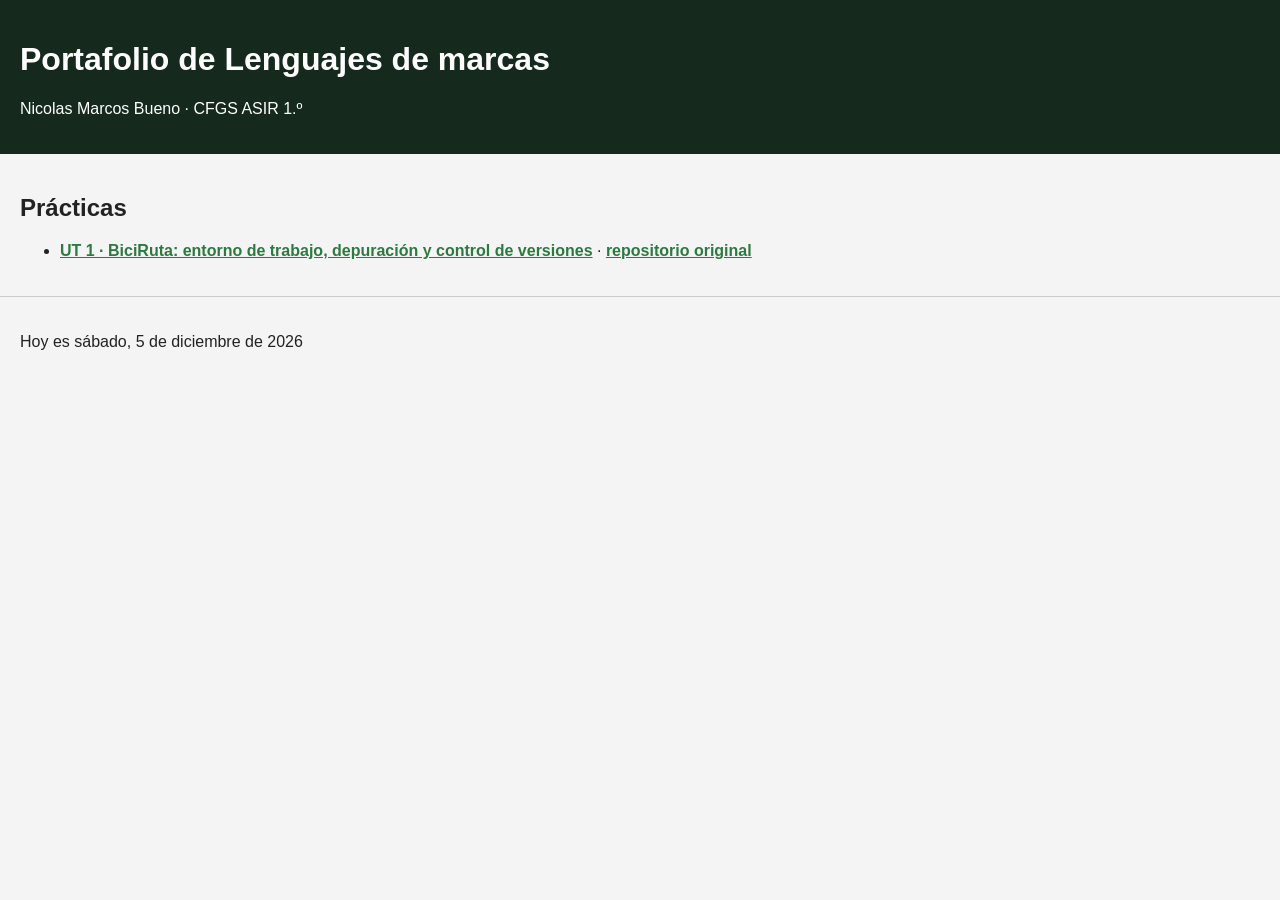
<file: index.html>
<!DOCTYPE html>
<html lang="es">
<head>
<meta charset="UTF-8">
<meta name="viewport" content="width=device-width, initial-scale=1.0">
<link rel="icon" href="img/favicon.svg" type="image/svg+xml">
<link rel="stylesheet" href="css/estilos.css">
<title>Portafolio LM · Nicolas Marcos Bueno</title>
</head>
<body>
<header>
  <h1>Portafolio de Lenguajes de marcas</h1>
  <p>Nicolas Marcos Bueno · CFGS ASIR 1.º</p>
</header>
<main>
  <h2>Prácticas</h2>
  <ul>
    <li><a href="biciruta-web/index.html">UT 1 · BiciRuta: entorno de trabajo, depuración y control de versiones</a> · <a href="https://github.com/9nikiii/biciruta-web">repositorio original</a></li>
  </ul>
</main>
<footer>
  <p>Hoy es <span id="fecha"></span></p>
</footer>
<script src="js/app.js"></script>
</body>
</html>
</file>
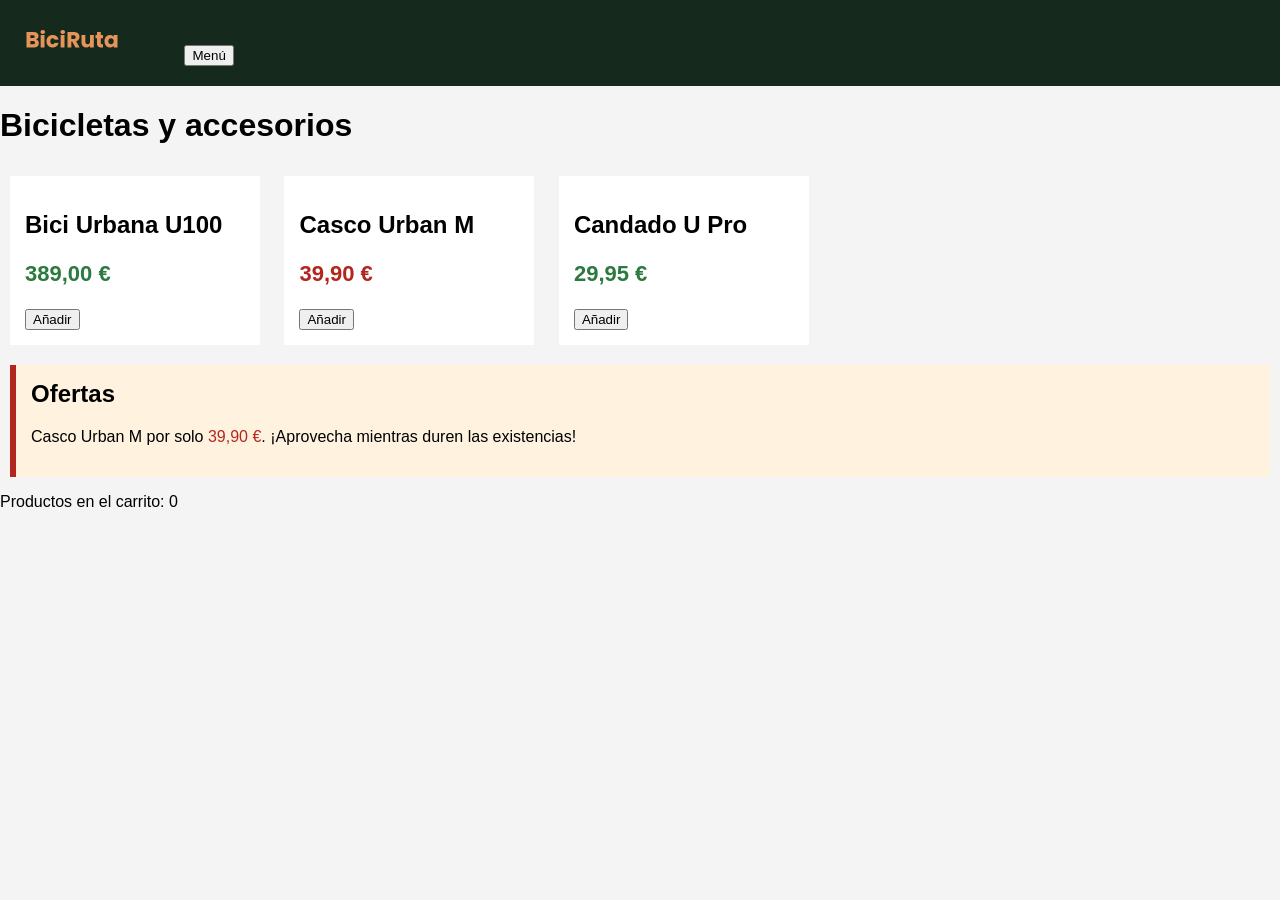
<file: biciruta-web/index.html>
<!DOCTYPE html>
<html lang="es">
<head>
<meta charset="UTF-8">
<meta name="viewport" content="width=device-width, initial-scale=1.0">
<title>BiciRuta</title>
<link rel="icon" href="img/favicon.svg" type="image/svg+xml">
<link rel="stylesheet" href="css/estilos.css">
</head>
<body>
<header>
  <img src="img/logo_biciruta.png" alt="Logotipo de BiciRuta" width="160">
  <button id="boton-menu">Menú</button>
  <nav><ul id="menu"><li>Tienda</li><li>Taller</li><li>Alquiler</li></ul></nav>
</header>
<main>
  <h1>Bicicletas y accesorios</h1>
  <div class="producto"><h2>Bici Urbana U100</h2><p class="precio">389,00 €</p><button class="btn-anadir" data-producto="Bici Urbana U100">Añadir</button></div>
  <div class="producto"><h2>Casco Urban M</h2><p class="precio oferta">39,90 €</p><button class="btn-anadir" data-producto="Casco Urban M">Añadir</button></div>
  <div class="producto"><h2>Candado U Pro</h2><p class="precio">29,95 €</p><button class="btn-anadir" data-producto="Candado U Pro">Añadir</button></div>
  <section id="ofertas" class="ofertas">
    <h2>Ofertas</h2>
    <p>Casco Urban M por solo <span class="oferta">39,90 €</span>. ¡Aprovecha mientras duren las existencias!</p>
  </section>
  <p>Productos en el carrito: <span id="contador">0</span></p>
</main>
<script src="js/app.js"></script>
</body>
</html>
</file>
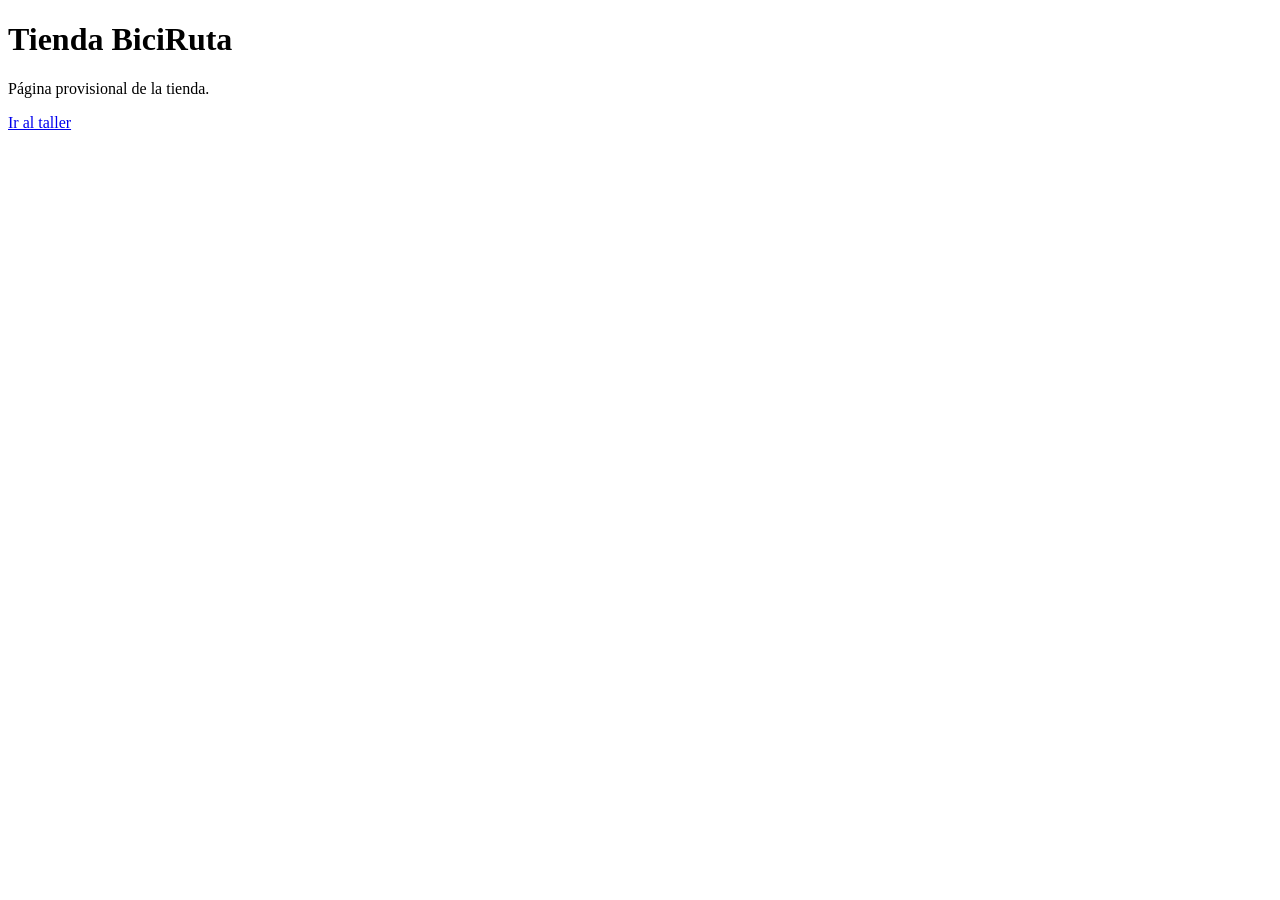
<file: ut02/taller/index.html>
<!DOCTYPE html>
<html lang="es">
  <head>
    <meta charset="UTF-8">
    <meta name="viewport" content="width=device-width, initial-scale=1.0">
    <meta name="description" content="Tienda de bicicletas BiciRuta en Madrid.">
    <title>BiciRuta · Tienda de bicicletas</title>
  </head>
  <body>
    <h1>Tienda BiciRuta</h1>
    <p>Página provisional de la tienda.</p>
    <p><a href="taller.html">Ir al taller</a></p>
  </body>
</html>
</file>
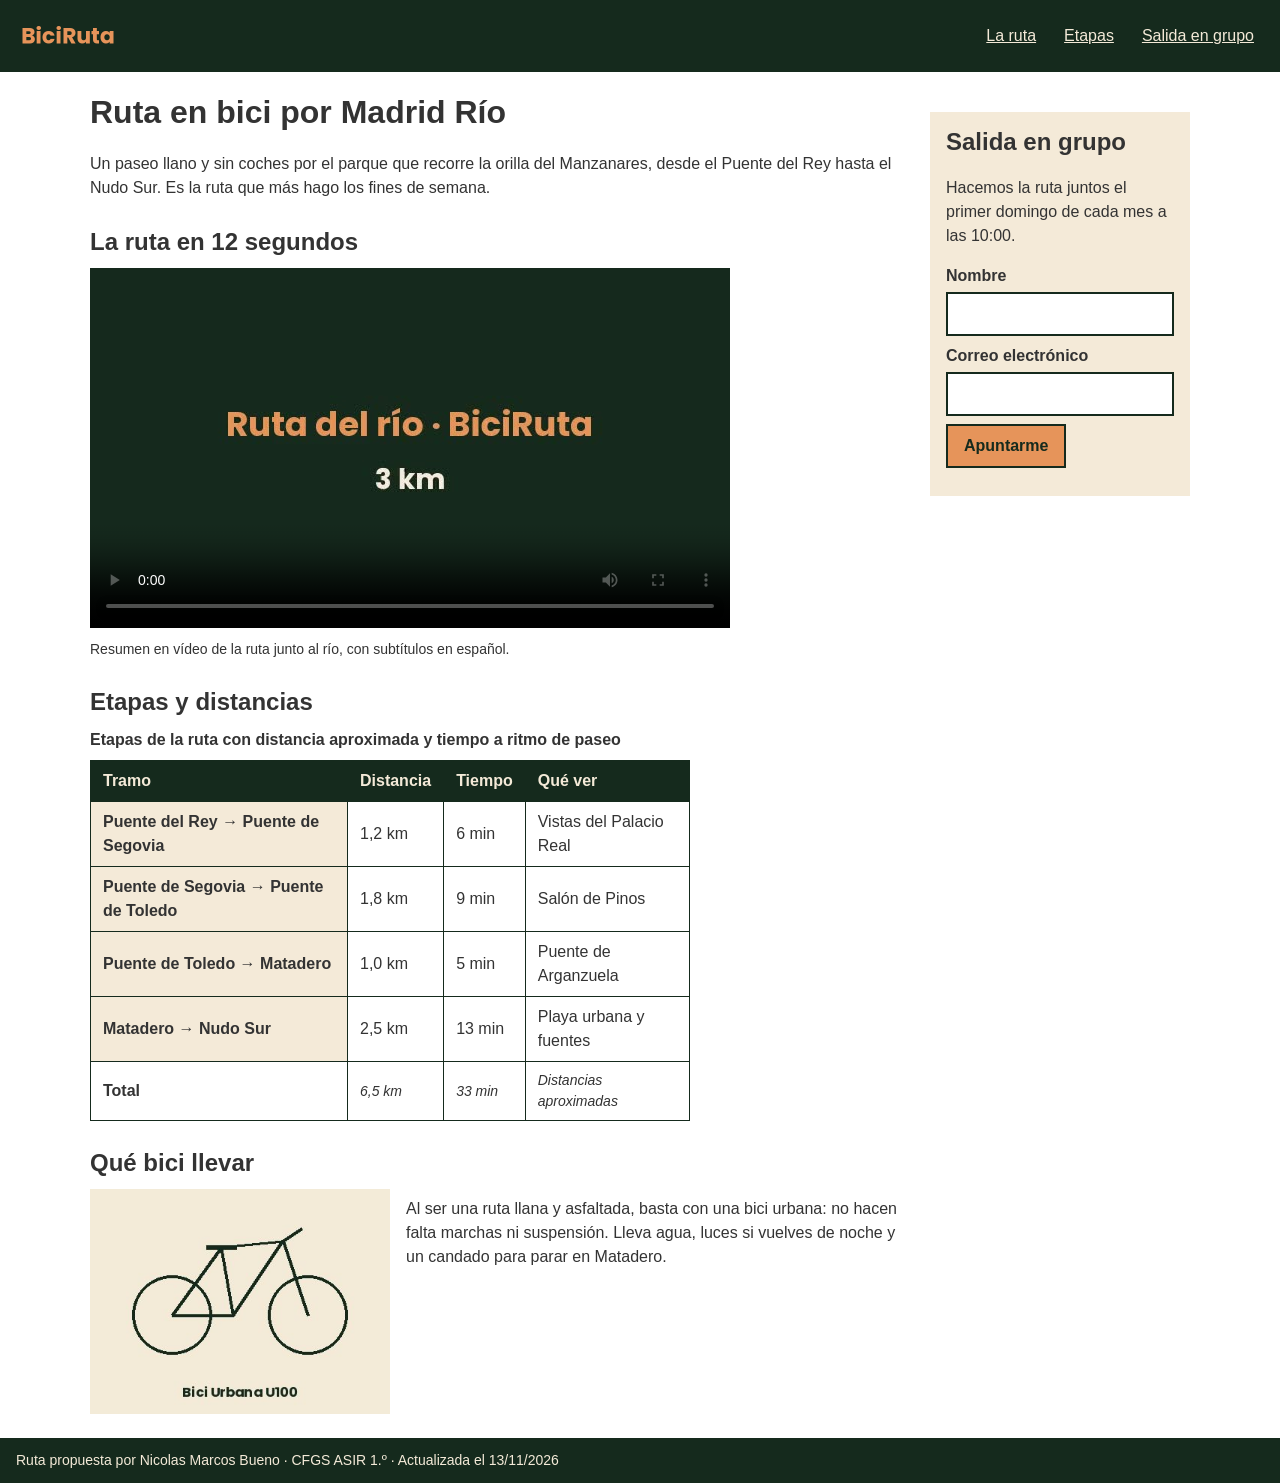
<file: ut03/ruta-madrid-rio/index.html>
<!DOCTYPE html>
<html lang="es">
<head>
  <meta charset="UTF-8">
  <meta name="viewport" content="width=device-width, initial-scale=1.0">
  <meta name="description" content="Ruta en bici por Madrid Río: etapas, distancias, vídeo con subtítulos e inscripción a la salida en grupo.">
  <title>Ruta en bici por Madrid Río</title>
  <link rel="stylesheet" href="css/estilos.css">
</head>
<body>
<a class="saltar" href="#contenido">Saltar al contenido principal</a>

<header class="cabecera">
  <img src="img/logo_biciruta.png" alt="BiciRuta" width="160" height="40">
  <nav aria-label="Principal">
    <ul class="menu">
      <li><a href="#titulo-video">La ruta</a></li>
      <li><a href="#titulo-etapas">Etapas</a></li>
      <li><a href="#titulo-salida">Salida en grupo</a></li>
    </ul>
  </nav>
</header>

<div class="contenedor">
  <main id="contenido" tabindex="-1">
    <h1>Ruta en bici por Madrid Río</h1>
    <p>Un paseo llano y sin coches por el parque que recorre la orilla del Manzanares, desde el Puente del Rey hasta el Nudo Sur. Es la ruta que más hago los fines de semana.</p>

    <section aria-labelledby="titulo-video">
      <h2 id="titulo-video">La ruta en 12 segundos</h2>
      <figure>
        <video controls preload="metadata" width="640" height="360" poster="img/ruta_rio_poster.jpg">
          <source src="media/ruta_rio.mp4" type="video/mp4">
          <track kind="captions" src="media/ruta_rio.es.vtt" srclang="es" label="Español" default>
          <p>Tu navegador no puede reproducir el vídeo. Puedes <a href="media/ruta_rio.mp4">descargar el vídeo de la ruta (MP4, 12 s)</a>.</p>
        </video>
        <figcaption>Resumen en vídeo de la ruta junto al río, con subtítulos en español.</figcaption>
      </figure>
    </section>

    <section aria-labelledby="titulo-etapas">
      <h2 id="titulo-etapas">Etapas y distancias</h2>
      <table class="tarifas">
        <caption>Etapas de la ruta con distancia aproximada y tiempo a ritmo de paseo</caption>
        <thead>
          <tr>
            <th scope="col">Tramo</th>
            <th scope="col">Distancia</th>
            <th scope="col">Tiempo</th>
            <th scope="col">Qué ver</th>
          </tr>
        </thead>
        <tbody>
          <tr>
            <th scope="row">Puente del Rey → Puente de Segovia</th>
            <td>1,2 km</td>
            <td>6 min</td>
            <td>Vistas del Palacio Real</td>
          </tr>
          <tr>
            <th scope="row">Puente de Segovia → Puente de Toledo</th>
            <td>1,8 km</td>
            <td>9 min</td>
            <td>Salón de Pinos</td>
          </tr>
          <tr>
            <th scope="row">Puente de Toledo → Matadero</th>
            <td>1,0 km</td>
            <td>5 min</td>
            <td>Puente de Arganzuela</td>
          </tr>
          <tr>
            <th scope="row">Matadero → Nudo Sur</th>
            <td>2,5 km</td>
            <td>13 min</td>
            <td>Playa urbana y fuentes</td>
          </tr>
        </tbody>
        <tfoot>
          <tr>
            <th scope="row">Total</th>
            <td>6,5 km</td>
            <td>33 min</td>
            <td>Distancias aproximadas</td>
          </tr>
        </tfoot>
      </table>
    </section>

    <article aria-labelledby="titulo-bici">
      <h2 id="titulo-bici">Qué bici llevar</h2>
      <img class="foto"
           src="img/bici_urbana-400.jpg"
           srcset="img/bici_urbana-400.jpg 400w, img/bici_urbana-800.jpg 800w, img/bici_urbana-1200.jpg 1200w"
           sizes="(min-width: 700px) 300px, 100vw"
           width="400" height="300" loading="lazy"
           alt="Bicicleta urbana de paseo con cuadro de tubo recto, sillín y manillar elevados.">
      <p>Al ser una ruta llana y asfaltada, basta con una bici urbana: no hacen falta marchas ni suspensión. Lleva agua, luces si vuelves de noche y un candado para parar en Matadero.</p>
    </article>
  </main>

  <aside class="lateral" aria-labelledby="titulo-salida">
    <h2 id="titulo-salida">Salida en grupo</h2>
    <p>Hacemos la ruta juntos el primer domingo de cada mes a las 10:00.</p>
    <form id="form-boletin">
      <label for="nombre">Nombre</label>
      <input type="text" id="nombre" name="nombre" autocomplete="given-name" required>
      <label for="correo">Correo electrónico</label>
      <input type="email" id="correo" name="correo" autocomplete="email" required>
      <button type="submit">Apuntarme</button>
    </form>
    <p id="mensaje-boletin" role="status"></p>
  </aside>
</div>

<footer class="pie">
  <p>Ruta propuesta por Nicolas Marcos Bueno · CFGS ASIR 1.º · Actualizada el <time datetime="2026-11-13">13/11/2026</time></p>
</footer>

<script src="js/salida.js"></script>
</body>
</html>
</file>
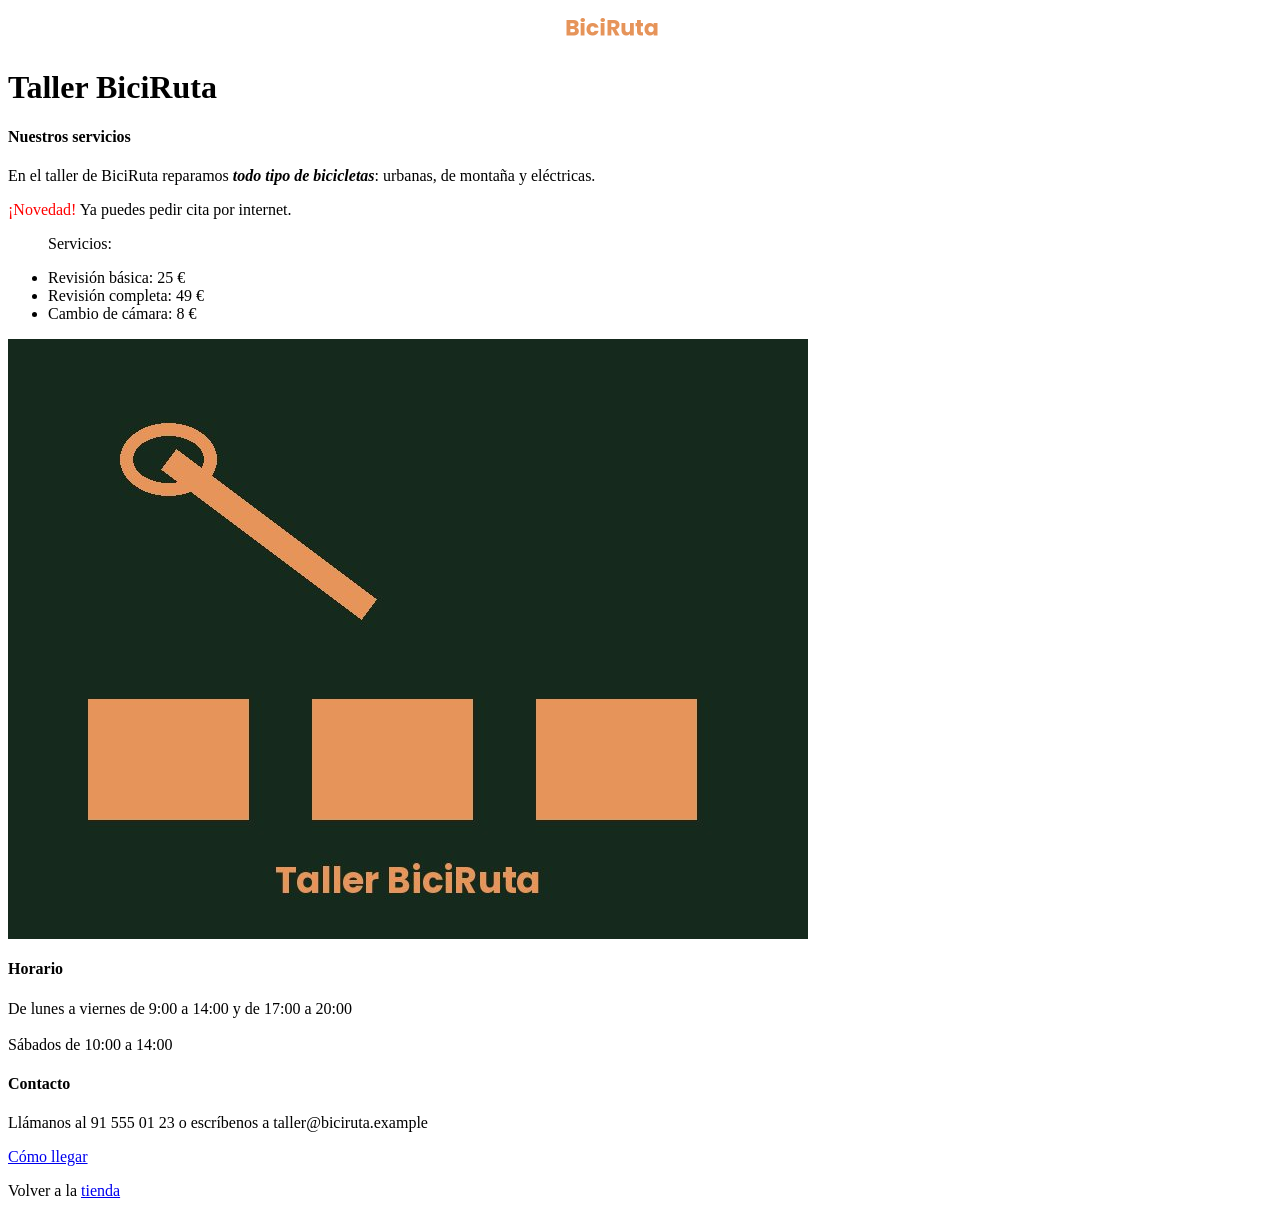
<file: ut02/inicio/taller_borrador.html>
<html>
<head>
<meta name="description" content="Taller de BiciRuta">
</head>
<body>
<center><img src="img/logo_biciruta.png" width=160></center>
<h1>Taller BiciRuta</h1>
<h4>Nuestros servicios</h4>
<p>En el taller de BiciRuta reparamos <b><i>todo tipo de bicicletas</b></i>: urbanas, de montaña y eléctricas.
<p><font color="red">¡Novedad!</font> Ya puedes pedir cita por internet.</p>
<ul>
  <p>Servicios:</p>
  <li>Revisión básica: 25 €
  <li>Revisión completa: 49 €</li>
  <li>Cambio de cámara: 8 €</li>
</ul>
<img src="img/taller.jpg">
<h4 id="horario">Horario</h4>
<p>De lunes a viernes de 9:00 a 14:00 y de 17:00 a 20:00<br><br>Sábados de 10:00 a 14:00</p>
<h4 id="horario">Contacto</h4>
<p>Llámanos al <a>91 555 01 23</a> o escríbenos a taller@biciruta.example</p>
<a href=https://www.openstreetmap.org target=_blank>Cómo llegar</a>
<p>Volver a la <a href="index.html">tienda</a>
</body>
</html>
</file>
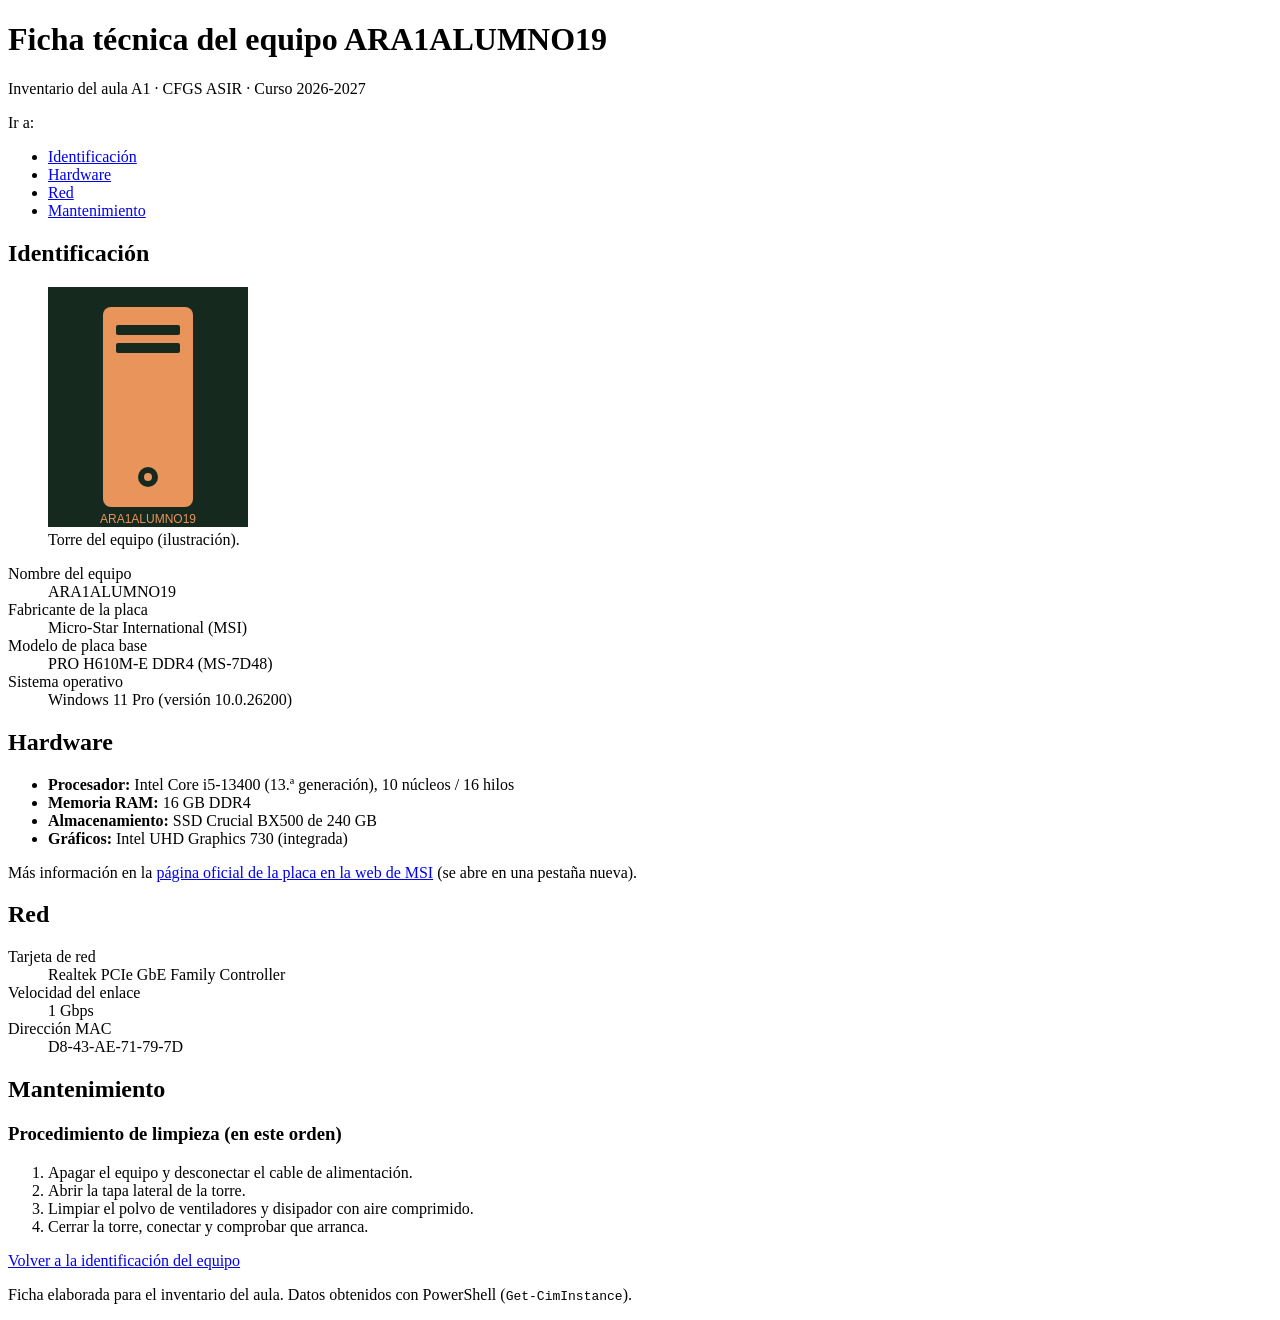
<file: ut02/taller/ficha_equipo.html>
<!DOCTYPE html>
<html lang="es">
  <head>
    <meta charset="UTF-8">
    <meta name="viewport" content="width=device-width, initial-scale=1.0">
    <meta name="description" content="Ficha técnica del equipo ARA1ALUMNO19 del aula A1 para el inventario: procesador, memoria, almacenamiento, red y software.">
    <title>Ficha técnica · Equipo ARA1ALUMNO19 · Inventario del aula</title>
  </head>
  <body>
    <header>
      <h1>Ficha técnica del equipo ARA1ALUMNO19</h1>
      <p>Inventario del aula A1 · CFGS ASIR · Curso 2026-2027</p>
      <nav>
        <p>Ir a:</p>
        <ul>
          <li><a href="#identificacion">Identificación</a></li>
          <li><a href="#hardware">Hardware</a></li>
          <li><a href="#red">Red</a></li>
          <li><a href="#mantenimiento">Mantenimiento</a></li>
        </ul>
      </nav>
    </header>

    <main>
      <section id="identificacion">
        <h2>Identificación</h2>
        <figure>
          <img src="img/pc_aula.svg" alt="Esquema de la torre del equipo ARA1ALUMNO19 vista de frente" width="200" height="240">
          <figcaption>Torre del equipo (ilustración).</figcaption>
        </figure>
        <dl>
          <dt>Nombre del equipo</dt>
          <dd class="dato">ARA1ALUMNO19</dd>
          <dt>Fabricante de la placa</dt>
          <dd class="dato">Micro-Star International (MSI)</dd>
          <dt>Modelo de placa base</dt>
          <dd class="dato">PRO H610M-E DDR4 (MS-7D48)</dd>
          <dt>Sistema operativo</dt>
          <dd class="dato">Windows 11 Pro (versión 10.0.26200)</dd>
        </dl>
      </section>

      <section id="hardware">
        <h2>Hardware</h2>
        <ul>
          <li><strong>Procesador:</strong> Intel Core i5-13400 (13.ª generación), <span class="dato">10&nbsp;núcleos / 16&nbsp;hilos</span></li>
          <li><strong>Memoria RAM:</strong> <span class="dato">16&nbsp;GB</span> DDR4</li>
          <li><strong>Almacenamiento:</strong> SSD Crucial BX500 de <span class="dato">240&nbsp;GB</span></li>
          <li><strong>Gráficos:</strong> Intel UHD Graphics 730 (integrada)</li>
        </ul>
        <p>Más información en la <a href="https://www.msi.com/Motherboard/PRO-H610M-E-DDR4" target="_blank" rel="noopener noreferrer">página oficial de la placa en la web de MSI</a> (se abre en una pestaña nueva).</p>
      </section>

      <section id="red">
        <h2>Red</h2>
        <dl>
          <dt>Tarjeta de red</dt>
          <dd>Realtek PCIe GbE Family Controller</dd>
          <dt>Velocidad del enlace</dt>
          <dd class="dato">1&nbsp;Gbps</dd>
          <dt>Dirección MAC</dt>
          <dd class="dato">D8-43-AE-71-79-7D</dd>
        </dl>
      </section>

      <section id="mantenimiento">
        <h2>Mantenimiento</h2>
        <h3>Procedimiento de limpieza (en este orden)</h3>
        <ol>
          <li>Apagar el equipo y desconectar el cable de alimentación.</li>
          <li>Abrir la tapa lateral de la torre.</li>
          <li>Limpiar el polvo de ventiladores y disipador con aire comprimido.</li>
          <li>Cerrar la torre, conectar y comprobar que arranca.</li>
        </ol>
        <p><a href="#identificacion">Volver a la identificación del equipo</a></p>
      </section>
    </main>

    <footer>
      <p>Ficha elaborada para el inventario del aula. Datos obtenidos con PowerShell (<code>Get-CimInstance</code>).</p>
    </footer>
  </body>
</html>
</file>
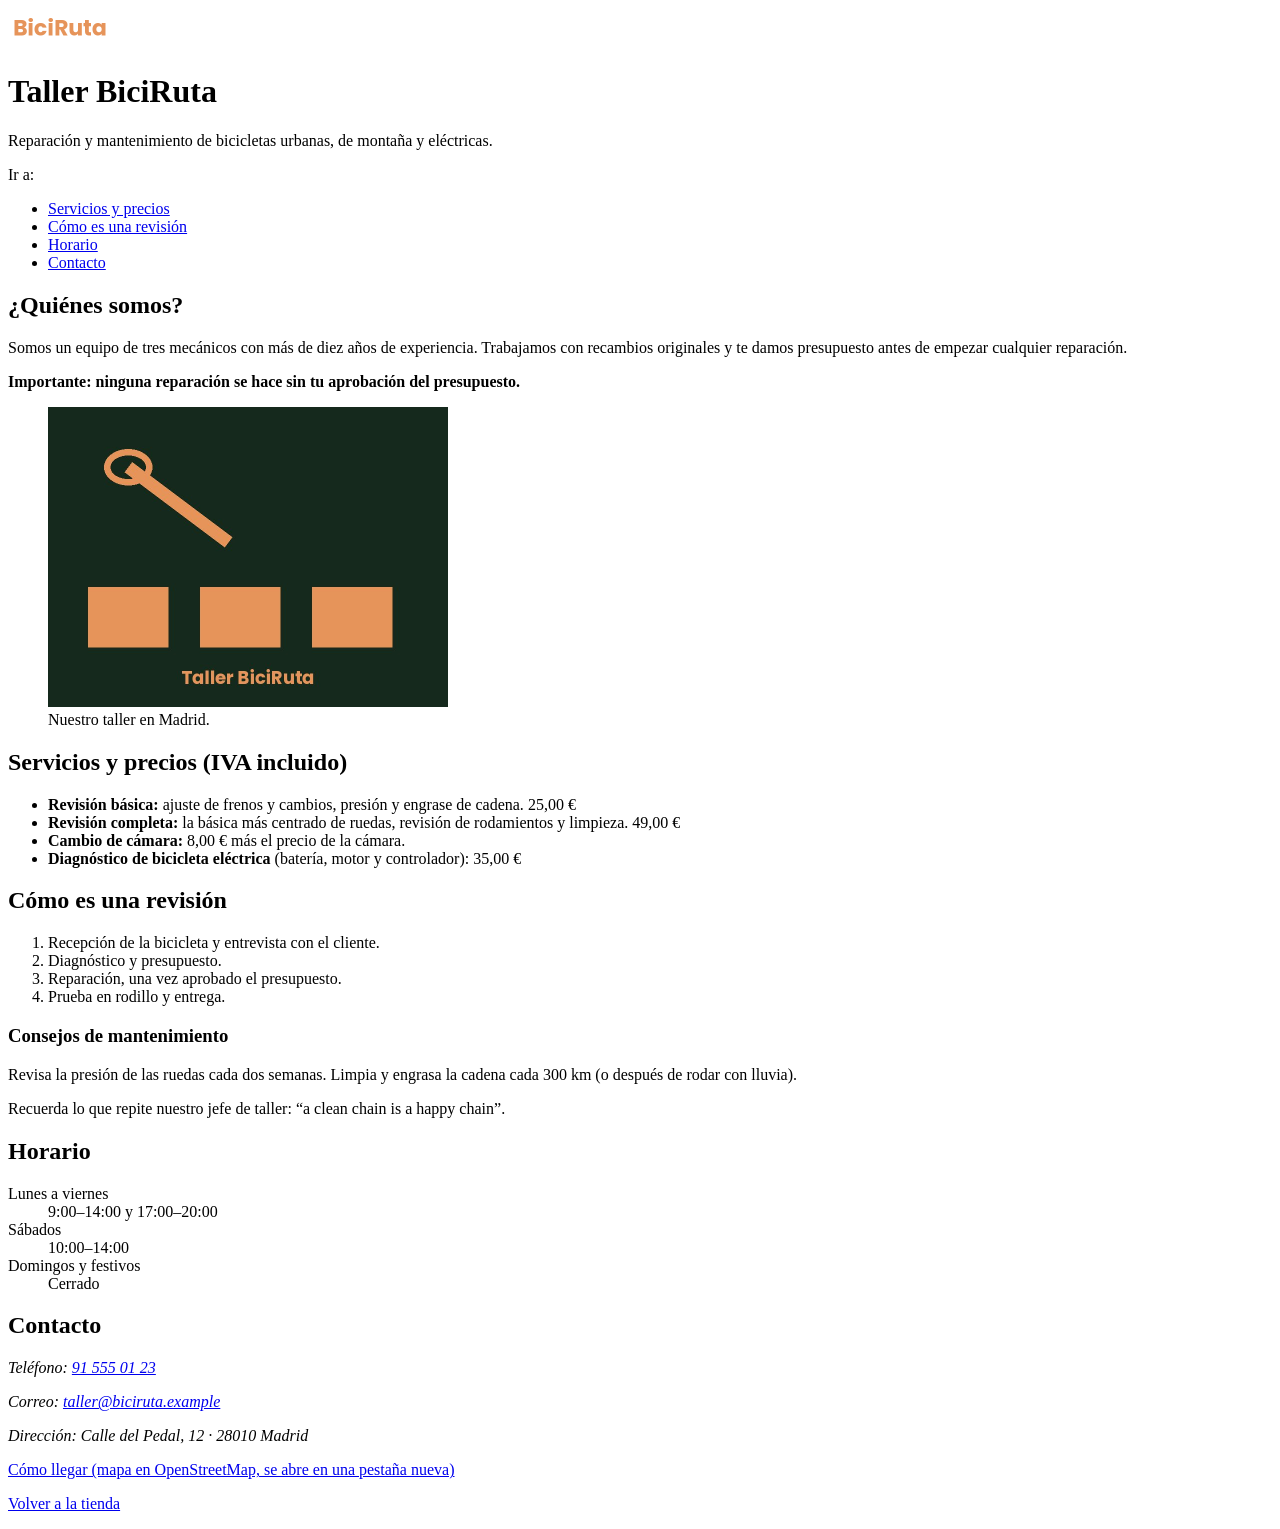
<file: ut02/taller/taller.html>
<!DOCTYPE html>
<!-- Declara que el documento es HTML5 (evita el "modo quirks" del navegador) -->
<html lang="es">
  <!-- lang="es": idioma principal de la página (lectores de pantalla, buscadores, traductores) -->
  <head>
    <!-- Codificación de caracteres: permite tildes, ñ, €, ¿ y ¡ sin errores -->
    <meta charset="UTF-8">
    <!-- Adapta el ancho de la página al ancho del dispositivo (imprescindible en el móvil) -->
    <meta name="viewport" content="width=device-width, initial-scale=1.0">
    <!-- Resumen que muestran los buscadores bajo el título del resultado (SEO) -->
    <meta name="description" content="Taller de bicicletas urbanas, de montaña y eléctricas en Madrid. Revisiones, reparaciones y puesta a punto con cita previa.">
    <!-- Título de la pestaña, de los marcadores y del resultado en el buscador -->
    <title>Taller BiciRuta · Reparación y mantenimiento de bicicletas</title>
    <!-- Ampliación: datos estructurados Schema.org (BicycleStore) -->
    <script type="application/ld+json">
      {
        "@context": "https://schema.org",
        "@type": "BicycleStore",
        "name": "Taller BiciRuta",
        "description": "Reparación y mantenimiento de bicicletas urbanas, de montaña y eléctricas.",
        "image": "img/taller.jpg",
        "logo": "img/logo_biciruta.png",
        "telephone": "+34915550123",
        "email": "taller@biciruta.example",
        "address": {
          "@type": "PostalAddress",
          "streetAddress": "Calle del Pedal, 12",
          "postalCode": "28010",
          "addressLocality": "Madrid",
          "addressCountry": "ES"
        },
        "openingHours": ["Mo-Fr 09:00-14:00", "Mo-Fr 17:00-20:00", "Sa 10:00-14:00"]
      }
    </script>
  </head>
  <body>
    <header>
      <img src="img/logo_biciruta.png" alt="BiciRuta" width="160" height="40">
      <h1>Taller BiciRuta</h1>
      <p>Reparación y mantenimiento de bicicletas urbanas, de montaña y eléctricas.</p>
      <nav>
        <p>Ir a:</p>
        <ul>
          <li><a href="#servicios">Servicios y precios</a></li>
          <li><a href="#revision">Cómo es una revisión</a></li>
          <li><a href="#horario">Horario</a></li>
          <li><a href="#contacto">Contacto</a></li>
        </ul>
      </nav>
    </header>

    <main>
      <section id="quienes-somos">
        <h2>¿Quiénes somos?</h2>
        <p>Somos un equipo de tres mecánicos con más de diez años de experiencia. Trabajamos con recambios originales y te damos presupuesto antes de empezar cualquier reparación.</p>
        <p><strong>Importante: ninguna reparación se hace sin tu aprobación del presupuesto.</strong></p>
        <figure>
          <img src="img/taller.jpg" alt="Ilustración del taller BiciRuta: una llave de mecánico sobre tres bancos de trabajo" width="400" height="300">
          <figcaption>Nuestro taller en Madrid.</figcaption>
        </figure>
      </section>

      <section id="servicios">
        <h2>Servicios y precios (IVA incluido)</h2>
        <ul>
          <li><strong>Revisión básica:</strong> ajuste de frenos y cambios, presión y engrase de cadena. <span class="precio">25,00&nbsp;€</span></li>
          <li><strong>Revisión completa:</strong> la básica más centrado de ruedas, revisión de rodamientos y limpieza. <span class="precio">49,00&nbsp;€</span></li>
          <li><strong>Cambio de cámara:</strong> <span class="precio">8,00&nbsp;€</span> más el precio de la cámara.</li>
          <li><strong>Diagnóstico de bicicleta eléctrica</strong> (batería, motor y controlador): <span class="precio">35,00&nbsp;€</span></li>
        </ul>
      </section>

      <section id="revision">
        <h2>Cómo es una revisión</h2>
        <ol>
          <li>Recepción de la bicicleta y entrevista con el cliente.</li>
          <li>Diagnóstico y presupuesto.</li>
          <li>Reparación, una vez aprobado el presupuesto.</li>
          <li>Prueba en rodillo y entrega.</li>
        </ol>

        <h3>Consejos de mantenimiento</h3>
        <p>Revisa la presión de las ruedas cada dos semanas. Limpia y engrasa la cadena cada 300&nbsp;km (o después de rodar con lluvia).</p>
        <p>Recuerda lo que repite nuestro jefe de taller: <q lang="en">a clean chain is a happy chain</q>.</p>
      </section>

      <section id="horario">
        <h2>Horario</h2>
        <dl>
          <dt>Lunes a viernes</dt>
          <dd>9:00–14:00 y 17:00–20:00</dd>
          <dt>Sábados</dt>
          <dd>10:00–14:00</dd>
          <dt>Domingos y festivos</dt>
          <dd>Cerrado</dd>
        </dl>
      </section>

      <section id="contacto">
        <h2>Contacto</h2>
        <address>
          <p>Teléfono: <a href="tel:+34915550123">91 555 01 23</a></p>
          <p>Correo: <a href="mailto:taller@biciruta.example?subject=Cita%20en%20el%20taller">taller@biciruta.example</a></p>
          <p>Dirección: Calle del Pedal, 12 · 28010 Madrid</p>
        </address>
        <p><a href="https://www.openstreetmap.org/search?query=Madrid" target="_blank" rel="noopener noreferrer">Cómo llegar (mapa en OpenStreetMap, se abre en una pestaña nueva)</a></p>
      </section>
    </main>

    <footer>
      <p><a href="index.html">Volver a la tienda</a></p>
    </footer>
  </body>
</html>
</file>
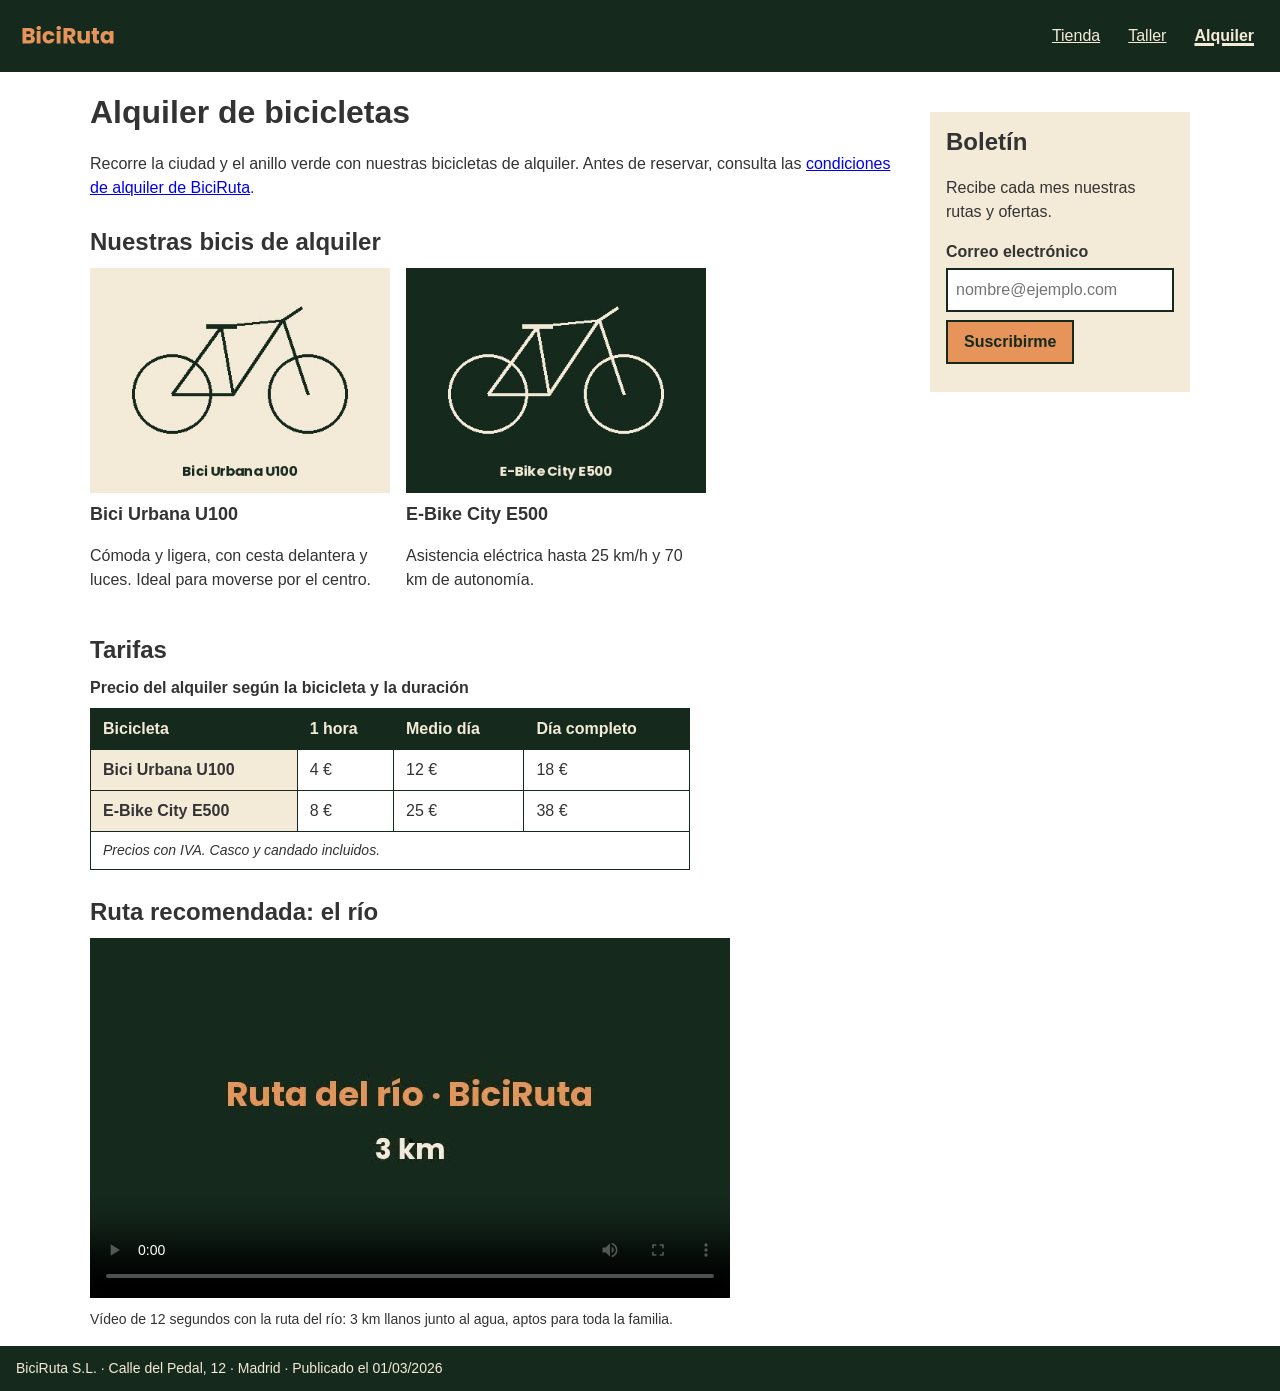
<file: ut03/alquiler/alquiler.html>
<!DOCTYPE html>
<html lang="es">
<head>
  <meta charset="UTF-8">
  <meta name="viewport" content="width=device-width, initial-scale=1.0">
  <meta name="description" content="Alquiler de bicicletas urbanas y eléctricas de BiciRuta en Madrid: modelos, tarifas y ruta recomendada por el río.">
  <title>Alquiler de bicicletas · BiciRuta</title>
  <link rel="stylesheet" href="css/estilos.css">
</head>
<body>
<a class="saltar" href="#contenido">Saltar al contenido principal</a>

<header class="cabecera">
  <img src="img/logo_biciruta.png" alt="BiciRuta" width="160" height="40">
  <nav aria-label="Principal">
    <ul class="menu">
      <li><a href="index.html">Tienda</a></li>
      <li><a href="taller.html">Taller</a></li>
      <li><a href="alquiler.html" aria-current="page">Alquiler</a></li>
    </ul>
  </nav>
</header>

<div class="contenedor">
  <main id="contenido" tabindex="-1">
    <h1>Alquiler de bicicletas</h1>
    <p>Recorre la ciudad y el anillo verde con nuestras bicicletas de alquiler. Antes de reservar, consulta las <a href="condiciones.html">condiciones de alquiler de BiciRuta</a>.</p>

    <section aria-labelledby="titulo-bicis">
      <h2 id="titulo-bicis">Nuestras bicis de alquiler</h2>
      <div class="fichas">
        <article class="bici">
          <img src="img/bici_urbana-400.jpg"
               srcset="img/bici_urbana-400.jpg 400w, img/bici_urbana-800.jpg 800w, img/bici_urbana-1200.jpg 1200w"
               sizes="(min-width: 700px) 300px, 100vw"
               width="400" height="300" loading="lazy"
               alt="Bici Urbana U100: bicicleta de paseo con cuadro de tubo recto, sillín y manillar elevados.">
          <h3>Bici Urbana U100</h3>
          <p>Cómoda y ligera, con cesta delantera y luces. Ideal para moverse por el centro.</p>
        </article>
        <article class="bici">
          <img src="img/bici_electrica-400.jpg"
               srcset="img/bici_electrica-400.jpg 400w, img/bici_electrica-800.jpg 800w, img/bici_electrica-1200.jpg 1200w"
               sizes="(min-width: 700px) 300px, 100vw"
               width="400" height="300" loading="lazy"
               alt="E-Bike City E500: bicicleta eléctrica de ciudad con cuadro de tubo recto.">
          <h3>E-Bike City E500</h3>
          <p>Asistencia eléctrica hasta 25 km/h y 70 km de autonomía.</p>
        </article>
      </div>
    </section>

    <section aria-labelledby="titulo-tarifas">
      <h2 id="titulo-tarifas">Tarifas</h2>
      <table class="tarifas">
        <caption>Precio del alquiler según la bicicleta y la duración</caption>
        <thead>
          <tr>
            <th scope="col">Bicicleta</th>
            <th scope="col">1 hora</th>
            <th scope="col">Medio día</th>
            <th scope="col">Día completo</th>
          </tr>
        </thead>
        <tbody>
          <tr>
            <th scope="row">Bici Urbana U100</th>
            <td>4 €</td>
            <td>12 €</td>
            <td>18 €</td>
          </tr>
          <tr>
            <th scope="row">E-Bike City E500</th>
            <td>8 €</td>
            <td>25 €</td>
            <td>38 €</td>
          </tr>
        </tbody>
        <tfoot>
          <tr>
            <td colspan="4">Precios con IVA. Casco y candado incluidos.</td>
          </tr>
        </tfoot>
      </table>
    </section>

    <section aria-labelledby="titulo-ruta">
      <h2 id="titulo-ruta">Ruta recomendada: el río</h2>
      <figure>
        <video controls preload="metadata" width="640" height="360" poster="img/ruta_rio_poster.jpg">
          <source src="media/ruta_rio.mp4" type="video/mp4">
          <track kind="captions" src="media/ruta_rio.es.vtt" srclang="es" label="Español" default>
          <p>Tu navegador no puede reproducir el vídeo. Puedes <a href="media/ruta_rio.mp4">descargar el vídeo de la ruta del río (MP4, 12 s)</a>.</p>
        </video>
        <figcaption>Vídeo de 12 segundos con la ruta del río: 3 km llanos junto al agua, aptos para toda la familia.</figcaption>
      </figure>
    </section>
  </main>

  <aside class="lateral" aria-labelledby="titulo-boletin">
    <h2 id="titulo-boletin">Boletín</h2>
    <p>Recibe cada mes nuestras rutas y ofertas.</p>
    <form id="form-boletin">
      <label for="correo">Correo electrónico</label>
      <input type="email" id="correo" name="correo" autocomplete="email" placeholder="nombre@ejemplo.com" required>
      <button type="submit">Suscribirme</button>
    </form>
    <p id="mensaje-boletin" role="status"></p>
  </aside>
</div>

<footer class="pie">
  <p>BiciRuta S.L. · Calle del Pedal, 12 · Madrid · Publicado el <time datetime="2026-03-01">01/03/2026</time></p>
</footer>

<script src="js/boletin.js"></script>
</body>
</html>
</file>
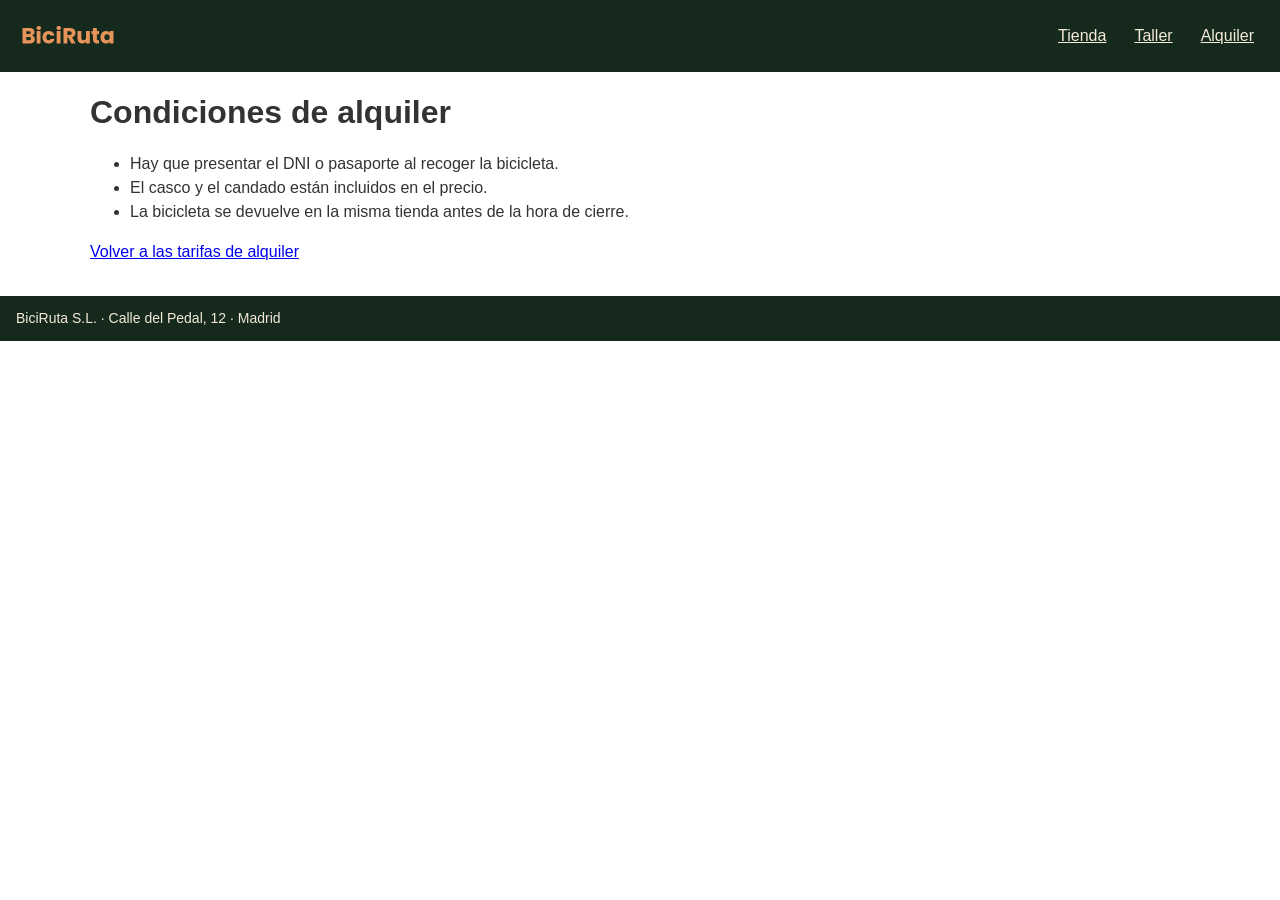
<file: ut03/alquiler/condiciones.html>
<!DOCTYPE html>
<html lang="es">
<head>
  <meta charset="UTF-8">
  <meta name="viewport" content="width=device-width, initial-scale=1.0">
  <title>Condiciones de alquiler · BiciRuta</title>
  <link rel="stylesheet" href="css/estilos.css">
</head>
<body>
<a class="saltar" href="#contenido">Saltar al contenido principal</a>

<header class="cabecera">
  <img src="img/logo_biciruta.png" alt="BiciRuta" width="160" height="40">
  <nav aria-label="Principal">
    <ul class="menu">
      <li><a href="index.html">Tienda</a></li>
      <li><a href="taller.html">Taller</a></li>
      <li><a href="alquiler.html">Alquiler</a></li>
    </ul>
  </nav>
</header>

<div class="contenedor">
  <main id="contenido" tabindex="-1">
    <h1>Condiciones de alquiler</h1>
    <ul>
      <li>Hay que presentar el DNI o pasaporte al recoger la bicicleta.</li>
      <li>El casco y el candado están incluidos en el precio.</li>
      <li>La bicicleta se devuelve en la misma tienda antes de la hora de cierre.</li>
    </ul>
    <p><a href="alquiler.html">Volver a las tarifas de alquiler</a></p>
  </main>
</div>

<footer class="pie">
  <p>BiciRuta S.L. · Calle del Pedal, 12 · Madrid</p>
</footer>
</body>
</html>
</file>
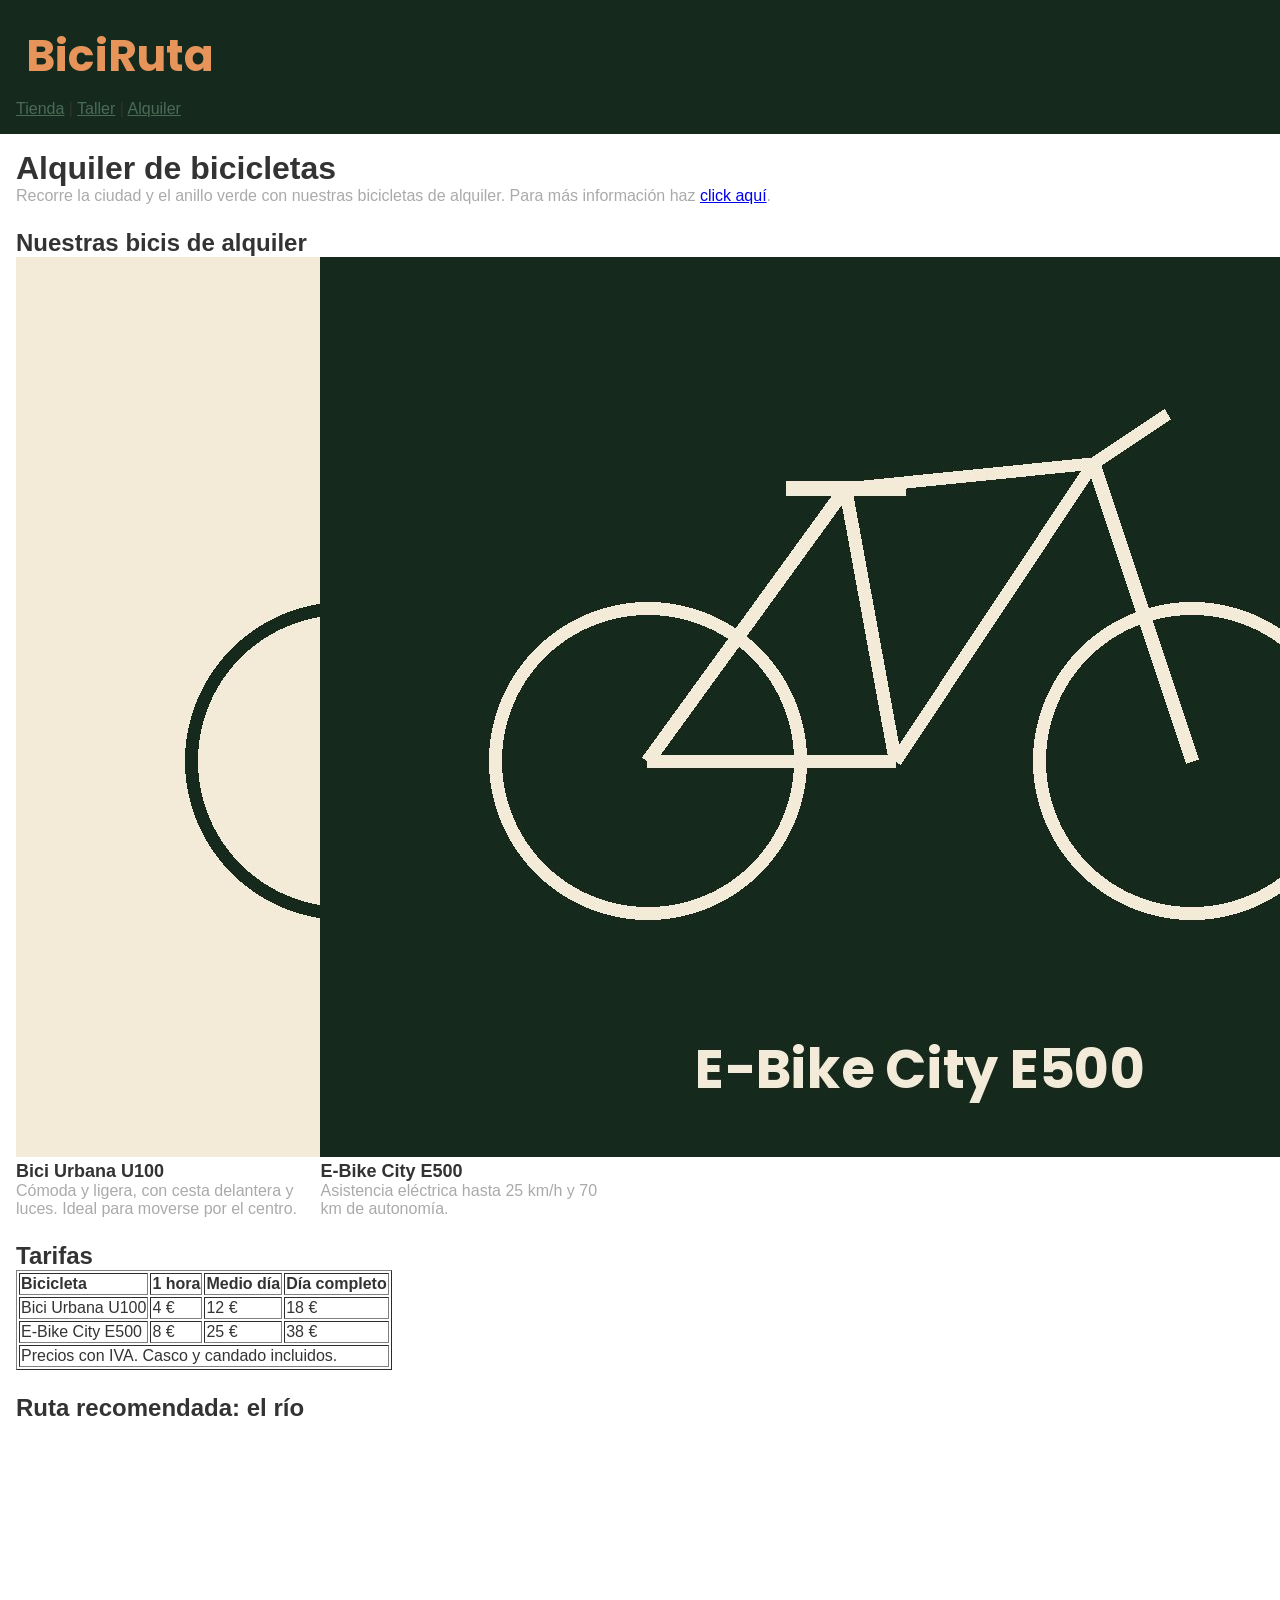
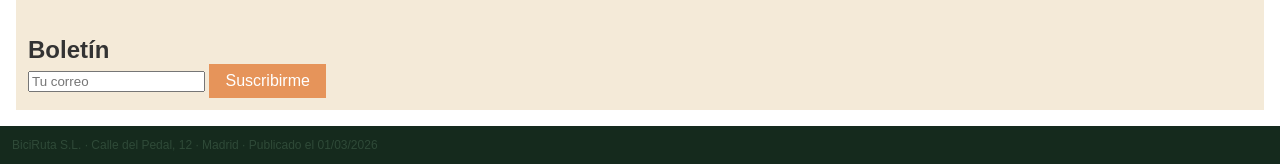
<file: ut03/inicio/alquiler.html>
<!DOCTYPE html>
<html lang="es">
<head>
  <meta charset="UTF-8">
  <meta name="viewport" content="width=device-width, initial-scale=1.0">
  <title>Alquiler</title>
  <link rel="stylesheet" href="css/estilos.css">
</head>
<body>
<div class="cabecera">
  <img src="img/logo_biciruta.png">
  <div class="menu">
    <a href="index.html">Tienda</a> | <a href="taller.html">Taller</a> | <a href="alquiler.html">Alquiler</a>
  </div>
</div>

<div class="contenido">
  <div class="titulo-grande">Alquiler de bicicletas</div>
  <div class="texto">Recorre la ciudad y el anillo verde con nuestras bicicletas de alquiler. Para más información haz <a href="condiciones.html">click aquí</a>.</div>

  <div class="bloque">
    <div class="titulo-mediano">Nuestras bicis de alquiler</div>
    <div class="bici">
      <img src="img/bici_urbana-1200.jpg" width="1200">
      <div class="titulo-pequeno">Bici Urbana U100</div>
      <div class="texto">Cómoda y ligera, con cesta delantera y luces. Ideal para moverse por el centro.</div>
    </div>
    <div class="bici">
      <img src="img/bici_electrica-1200.jpg" width="1200">
      <div class="titulo-pequeno">E-Bike City E500</div>
      <div class="texto">Asistencia eléctrica hasta 25 km/h y 70 km de autonomía.</div>
    </div>
  </div>

  <div class="bloque">
    <div class="titulo-mediano">Tarifas</div>
    <table border="1">
      <tr><td><b>Bicicleta</b></td><td><b>1 hora</b></td><td><b>Medio día</b></td><td><b>Día completo</b></td></tr>
      <tr><td>Bici Urbana U100</td><td>4 €</td><td>12 €</td><td>18 €</td></tr>
      <tr><td>E-Bike City E500</td><td>8 €</td><td>25 €</td><td>38 €</td></tr>
      <tr><td colspan="4">Precios con IVA. Casco y candado incluidos.</td></tr>
    </table>
  </div>

  <div class="bloque">
    <div class="titulo-mediano">Ruta recomendada: el río</div>
    <video src="media/ruta_rio.mp4" autoplay></video>
  </div>

  <div class="lateral">
    <div class="titulo-mediano">Boletín</div>
    <input type="email" placeholder="Tu correo">
    <div class="boton" onclick="alert('¡Gracias!')">Suscribirme</div>
  </div>
</div>

<div class="pie">BiciRuta S.L. · Calle del Pedal, 12 · Madrid · Publicado el 01/03/2026</div>
</body>
</html>
</file>
<file: css/estilos.css>
body { font-family: Arial, sans-serif; margin: 0; background: #f4f4f4; color: #222222; }
header { background: #152A1D; color: white; padding: 20px; }
main { padding: 20px; }
a { color: #2C7A3F; font-weight: bold; }
footer { padding: 20px; border-top: 1px solid #cccccc; }
</file>
<file: biciruta-web/css/estilos.css>
body { font-family: Arial, sans-serif; margin: 0; background: #f4f4f4; }
header { background: #152A1D; color: white; padding: 20px; }
nav ul { list-style: none; display: none; padding: 0; }
nav ul.abierto { display: block; }
.producto { background: white; margin: 10px; padding: 15px; width: 220px; display: inline-block; }
.precio { color: #2C7A3F; font-size: 22px; font-weight: bold; }
.oferta { color: #B3261E; }
.ofertas { background: #fff3e0; border-left: 6px solid #B3261E; margin: 10px; padding: 15px; }
.ofertas h2 { margin-top: 0; }
</file>
<file: ut03/ruta-madrid-rio/css/estilos.css>
/* Colores BiciRuta. Ratios comprobadas:
   #333 sobre #fff 12,6:1 · #F4EAD8 sobre #152A1D 12,75:1 · #152A1D sobre #E6945A 6,34:1 */
:root {
  --verde: #152A1D;
  --crema: #F4EAD8;
  --naranja: #E6945A;
  --texto: #333333;
}

body { font-family: Arial, sans-serif; margin: 0; color: var(--texto); background: #fff; line-height: 1.5; }

/* Foco siempre visible (sustituye al antiguo outline: none) */
:focus-visible { outline: 3px solid var(--verde); outline-offset: 3px; }
.cabecera :focus-visible, .pie :focus-visible, .saltar:focus-visible { outline-color: var(--naranja); }
main:focus { outline: none; } /* main solo recibe foco desde el enlace de salto */

/* Enlace para saltar al contenido: fuera de pantalla hasta que recibe el foco */
.saltar {
  position: absolute; left: 8px; top: -100px; z-index: 10;
  background: var(--verde); color: var(--crema); padding: 8px 16px; font-weight: bold;
}
.saltar:focus { top: 8px; }

/* Cabecera y menú */
.cabecera { background: var(--verde); padding: 16px; display: flex; flex-wrap: wrap; align-items: center; justify-content: space-between; gap: 12px; }
.cabecera img { display: block; }
.menu { list-style: none; margin: 0; padding: 0; display: flex; gap: 8px; }
.menu a { color: var(--crema); display: inline-block; padding: 6px 10px; }
.menu a[aria-current="page"] { font-weight: bold; text-decoration-thickness: 3px; }

/* Encabezados (antes .titulo-grande / -mediano / -pequeno) */
h1 { font-size: 32px; margin: 0 0 8px; }
h2 { font-size: 24px; margin: 24px 0 8px; }
h3 { font-size: 18px; margin: 8px 0 4px; }

/* Distribución: contenido principal + boletín lateral en pantallas anchas */
.contenedor { padding: 16px; max-width: 1100px; margin: 0 auto; }
@media (min-width: 900px) {
  .contenedor { display: grid; grid-template-columns: 1fr 260px; gap: 32px; align-items: start; }
}

/* Fichas de bici: 300 px desde 700 px de ancho, todo el ancho por debajo (igual que el atributo sizes) */
.fichas { display: flex; flex-wrap: wrap; gap: 16px; }
.bici { width: 100%; }
.bici img { width: 100%; height: auto; display: block; }
@media (min-width: 700px) {
  .bici { width: 300px; }
}

/* Tabla de tarifas: bordes con CSS en vez del atributo border */
.tarifas { border-collapse: collapse; width: 100%; max-width: 600px; }
.tarifas caption { text-align: left; font-weight: bold; padding-bottom: 8px; }
.tarifas th, .tarifas td { border: 1px solid var(--verde); padding: 8px 12px; text-align: left; }
.tarifas thead th { background: var(--verde); color: var(--crema); }
.tarifas tbody th { background: var(--crema); }
.tarifas tfoot td { font-size: 14px; font-style: italic; }

/* Vídeo */
figure { margin: 0; }
video { max-width: 100%; height: auto; background: var(--verde); }
figcaption { font-size: 14px; margin-top: 4px; }

/* Boletín */
.lateral { background: var(--crema); padding: 12px 16px; margin-top: 24px; }
.lateral h2 { margin-top: 0; }
.lateral label { display: block; font-weight: bold; margin-bottom: 4px; }
.lateral input { width: 100%; box-sizing: border-box; padding: 8px; border: 2px solid var(--verde); font: inherit; margin-bottom: 8px; }
.lateral button { background: var(--naranja); color: var(--verde); border: 2px solid var(--verde); padding: 8px 16px; font: inherit; font-weight: bold; cursor: pointer; }
.lateral button:hover { background: var(--verde); color: var(--crema); }

/* Pie */
.pie { background: var(--verde); color: var(--crema); padding: 12px 16px; font-size: 14px; }
.pie p { margin: 0; }

/* Foto de la bici: 300 px desde 700 px de ancho, todo el ancho por debajo (igual que sizes) */
.foto { width: 100%; height: auto; display: block; }
@media (min-width: 700px) {
  .foto { width: 300px; float: left; margin: 0 16px 8px 0; }
}
article::after { content: ""; display: block; clear: both; }
@media (max-width: 480px) {
  .tarifas th, .tarifas td { padding: 6px; font-size: 14px; }
}
</file>
<file: ut03/alquiler/css/estilos.css>
/* Colores BiciRuta. Ratios comprobadas:
   #333 sobre #fff 12,6:1 · #F4EAD8 sobre #152A1D 12,75:1 · #152A1D sobre #E6945A 6,34:1 */
:root {
  --verde: #152A1D;
  --crema: #F4EAD8;
  --naranja: #E6945A;
  --texto: #333333;
}

body { font-family: Arial, sans-serif; margin: 0; color: var(--texto); background: #fff; line-height: 1.5; }

/* Foco siempre visible (sustituye al antiguo outline: none) */
:focus-visible { outline: 3px solid var(--verde); outline-offset: 3px; }
.cabecera :focus-visible, .pie :focus-visible, .saltar:focus-visible { outline-color: var(--naranja); }
main:focus { outline: none; } /* main solo recibe foco desde el enlace de salto */

/* Enlace para saltar al contenido: fuera de pantalla hasta que recibe el foco */
.saltar {
  position: absolute; left: 8px; top: -100px; z-index: 10;
  background: var(--verde); color: var(--crema); padding: 8px 16px; font-weight: bold;
}
.saltar:focus { top: 8px; }

/* Cabecera y menú */
.cabecera { background: var(--verde); padding: 16px; display: flex; flex-wrap: wrap; align-items: center; justify-content: space-between; gap: 12px; }
.cabecera img { display: block; }
.menu { list-style: none; margin: 0; padding: 0; display: flex; gap: 8px; }
.menu a { color: var(--crema); display: inline-block; padding: 6px 10px; }
.menu a[aria-current="page"] { font-weight: bold; text-decoration-thickness: 3px; }

/* Encabezados (antes .titulo-grande / -mediano / -pequeno) */
h1 { font-size: 32px; margin: 0 0 8px; }
h2 { font-size: 24px; margin: 24px 0 8px; }
h3 { font-size: 18px; margin: 8px 0 4px; }

/* Distribución: contenido principal + boletín lateral en pantallas anchas */
.contenedor { padding: 16px; max-width: 1100px; margin: 0 auto; }
@media (min-width: 900px) {
  .contenedor { display: grid; grid-template-columns: 1fr 260px; gap: 32px; align-items: start; }
}

/* Fichas de bici: 300 px desde 700 px de ancho, todo el ancho por debajo (igual que el atributo sizes) */
.fichas { display: flex; flex-wrap: wrap; gap: 16px; }
.bici { width: 100%; }
.bici img { width: 100%; height: auto; display: block; }
@media (min-width: 700px) {
  .bici { width: 300px; }
}

/* Tabla de tarifas: bordes con CSS en vez del atributo border */
.tarifas { border-collapse: collapse; width: 100%; max-width: 600px; }
.tarifas caption { text-align: left; font-weight: bold; padding-bottom: 8px; }
.tarifas th, .tarifas td { border: 1px solid var(--verde); padding: 8px 12px; text-align: left; }
.tarifas thead th { background: var(--verde); color: var(--crema); }
.tarifas tbody th { background: var(--crema); }
.tarifas tfoot td { font-size: 14px; font-style: italic; }

/* Vídeo */
figure { margin: 0; }
video { max-width: 100%; height: auto; background: var(--verde); }
figcaption { font-size: 14px; margin-top: 4px; }

/* Boletín */
.lateral { background: var(--crema); padding: 12px 16px; margin-top: 24px; }
.lateral h2 { margin-top: 0; }
.lateral label { display: block; font-weight: bold; margin-bottom: 4px; }
.lateral input { width: 100%; box-sizing: border-box; padding: 8px; border: 2px solid var(--verde); font: inherit; margin-bottom: 8px; }
.lateral button { background: var(--naranja); color: var(--verde); border: 2px solid var(--verde); padding: 8px 16px; font: inherit; font-weight: bold; cursor: pointer; }
.lateral button:hover { background: var(--verde); color: var(--crema); }

/* Pie */
.pie { background: var(--verde); color: var(--crema); padding: 12px 16px; font-size: 14px; }
.pie p { margin: 0; }
</file>
<file: ut03/inicio/css/estilos.css>
body { font-family: Arial, sans-serif; margin: 0; color: #333; }
.cabecera { background: #152A1D; padding: 16px; }
.menu a { color: #4a6b55; }
.contenido { padding: 16px; }
.titulo-grande { font-size: 32px; font-weight: bold; }
.titulo-mediano { font-size: 24px; font-weight: bold; margin-top: 24px; }
.titulo-pequeno { font-size: 18px; font-weight: bold; }
.texto { color: #aaaaaa; }
.bici { display: inline-block; width: 300px; vertical-align: top; }
.lateral { background: #F4EAD8; padding: 12px; margin-top: 24px; }
.boton { display: inline-block; background: #E6945A; color: #fff; padding: 8px 16px; cursor: pointer; }
a:focus, input:focus { outline: none; }
.pie { background: #152A1D; color: #2f4a38; padding: 12px; font-size: 12px; }
</file>
